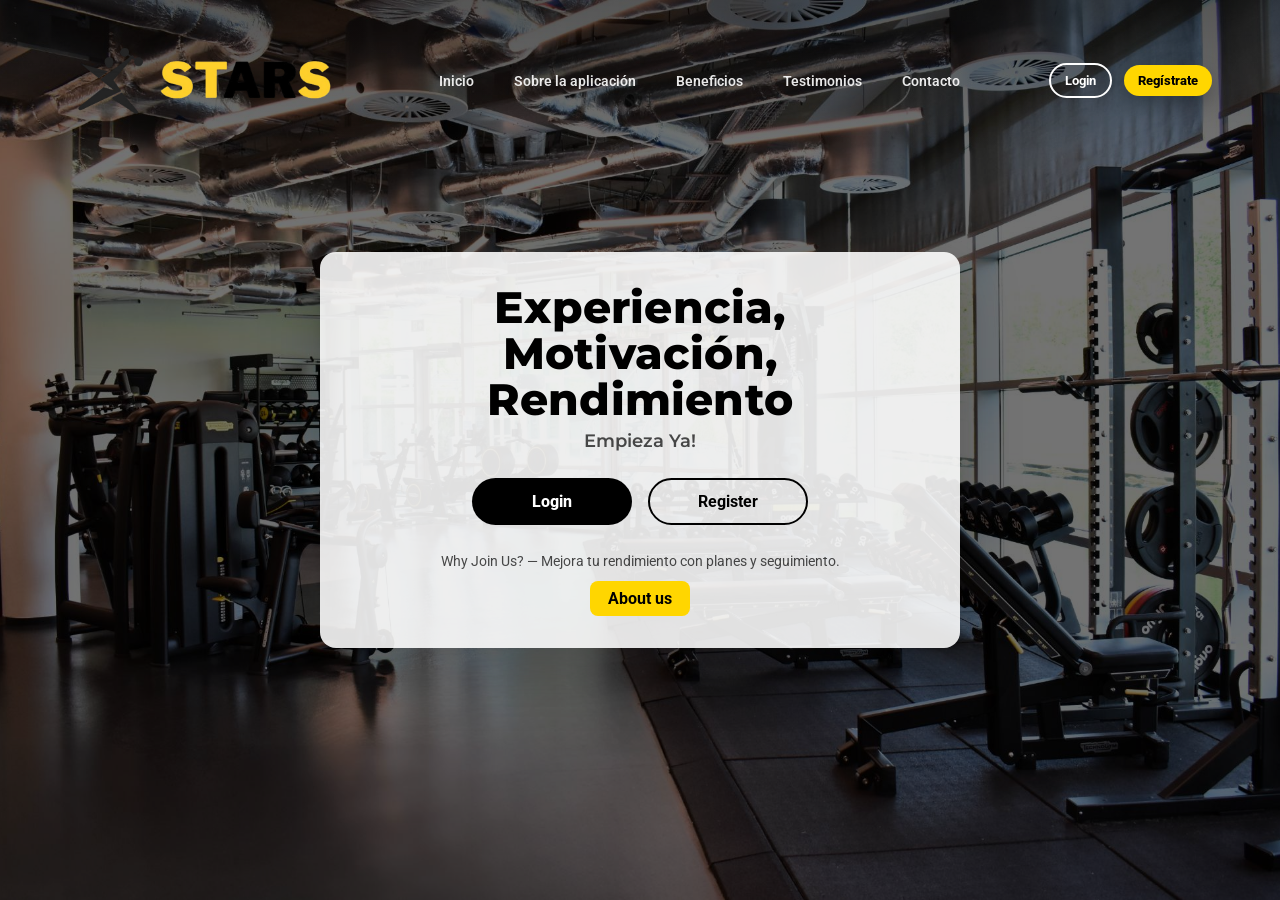
<file: index.html>
<!DOCTYPE html>
<html lang="es">
<head>
  <meta charset="utf-8">
  <meta name="viewport" content="width=device-width, initial-scale=1">
  <title>STARS</title>

  <!-- Tipografia -->
<link href="https://fonts.googleapis.com/css2?family=Montserrat:wght@600;700;800&family=Roboto:wght@300;400;500;700&display=swap" rel="stylesheet">


  <!-- Iconos -->
  <link rel="stylesheet" href="https://maxcdn.bootstrapcdn.com/font-awesome/4.7.0/css/font-awesome.min.css">

  <!-- Conexión con el Style CSS-->
  <link rel="stylesheet" href="assets/styles/style.css">
</head>
<body>
  <header class="site-header">
    <div class="container">
      <a href="index.html" class="logo">
        <img src="assets/images/log.png" alt="STARS Logo">
      </a>


      <!-- Navegación principal -->
      <nav aria-label="Navegación principal">
        <ul class="nav-list">
          <li><a href="#hero">Inicio</a></li>
          <li><a href="#sobre_nosotros">Sobre la aplicación</a></li>
          <li><a href="#beneficios">Beneficios</a></li>
          <li><a href="#testimonios">Testimonios</a></li>
          <li><a href="#contacto">Contacto</a></li>
        </ul>
      </nav>

      <div class="header-cta">
        <a class="btn-outline" href="Login.html">Login</a>
        <a class="btn-ghost" href="register.html">Regístrate</a>
      </div>
    </div>
  </header>

  <!-- HERO -->
  <section id="hero" class="hero">
    <div class="background-image" style="background-image: url('assets/images/gym.jpg');"></div>

    <!-- Tarjeta central -->
    <div class="hero-card" role="contentinfo" aria-labelledby="hero-title">
      <h1 id="hero-title">Experiencia, Motivación, Rendimiento</h1>
      <h3>Empieza Ya!</h3>

      <div class="actions">
        <a class="primary-btn" href="Login.html">Login</a>
        <a class="secondary-btn" href="register.html">Register</a>
      </div>

      <p class="why">Why Join Us? — Mejora tu rendimiento con planes y seguimiento.</p>
      <a class="small-cta" href="about.html">About us</a>
    </div>
  </section>

</body>
</html>
</file>
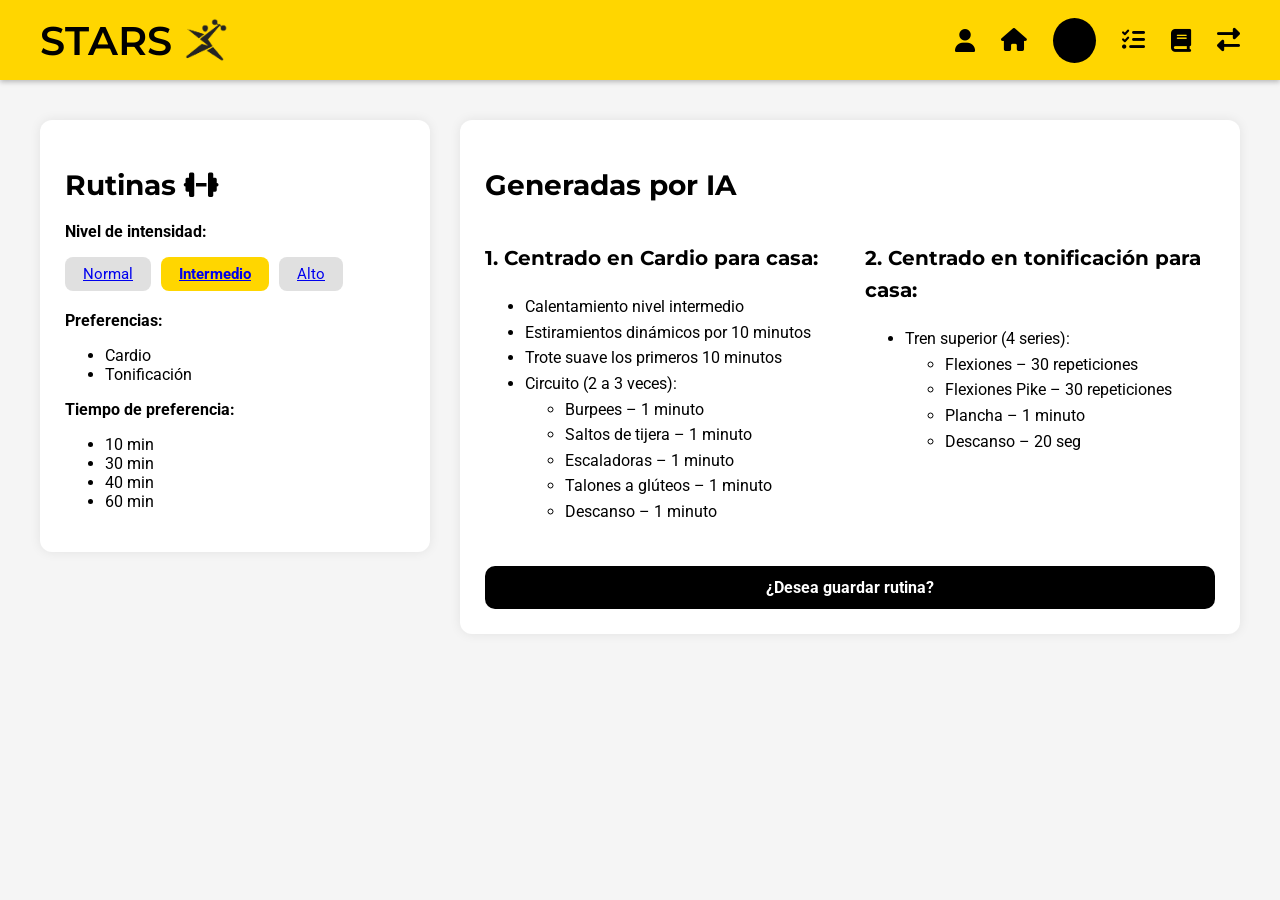
<file: generarRutina.html>
<!DOCTYPE html>
<html lang="es">
<head>
    <meta charset="UTF-8">
    <meta name="viewport" content="width=device-width, initial-scale=1.0">
    <title>STARS - Rutinas</title>

    <!-- Estilos -->
    <link rel="stylesheet" href="assets/styles/genera_rutina_style.css">

    <!-- Iconos -->
    <link rel="stylesheet" href="https://cdnjs.cloudflare.com/ajax/libs/font-awesome/6.5.0/css/all.min.css">

    <!-- Fuentes -->
    <link href="https://fonts.googleapis.com/css2?family=Montserrat:wght@600&family=Roboto:wght@300;400;500&display=swap" rel="stylesheet">

    <!-- JS -->
     <script src="assets/scripts/rutina.js"></script>
</head>
<body>

    <!-- ENCABEZADO -->
    <header class="header">
    <div class="logo-container">
        <span class="logo-text">STARS</span>
        <img src="assets/images/logo.png" alt="Logo" class="logo-img">
    </div>

    <nav class="menu-icons">
        <i class="fa-solid fa-user"></i>
        <a href="menu_principal.html"><i class="fa-solid fa-house"></i></a>

        <div class="active_icon">
             <a href="genera_rutina.html"><i class="fa-solid fa-pen-to-square active-icon"></i></a>
        </div>

        <a href="rutinas_guardadas.html"><i class="fa-solid fa-list-check"></i></a>
        <i class="fa-solid fa-book"></i>
        <a href="index.html"><i class="fa-solid fa-right-left"></i></a>
    </nav>
</header>


    <!-- CONTENIDO PRINCIPAL -->
    <main class="content">

        <!-- FILA PRINCIPAL -->
        <div class="grid-row">

            <!-- TARJETA DE RUTINAS -->
            <div class="card left-card">
                <h2>Rutinas <i class="fa-solid fa-dumbbell"></i></h2>

                <p class="sub">Nivel de intensidad:</p>

                <div class="intensity-buttons">
                    <a href="rutina_normal.html" class="intensity-btn">Normal</a>
                    <a href="genera_rutina.html" class="intensity-btn active">Intermedio</a>
                    <a href="rutina_alto.html" class="intensity-btn">Alto</a>
                </div>

                <p class="sub">Preferencias:</p>
                <ul class="preferences">
                    <li>Cardio</li>
                    <li>Tonificación</li>
                </ul>
                <p class="sub">Tiempo de preferencia:</p>
                <ul class="time">
                    <li>10 min</li>
                    <li>30 min</li>
                    <li>40 min</li>
                    <li>60 min</li>
                </ul>
            </div>

            <!-- TARJETA GENERADAS POR IA  -->
            <div class="card ia-card">
                <h2>Generadas por IA</h2>

                <div class="routine-container">

                    <!-- Rutina 1 -->
                    <div class="routine-block">
                        <h3>1. Centrado en Cardio para casa:</h3>
                        <ul>
                            <li>Calentamiento nivel intermedio</li>
                            <li>Estiramientos dinámicos por 10 minutos</li>
                            <li>Trote suave los primeros 10 minutos</li>
                            <li>
                                Circuito (2 a 3 veces):
                                <ul>
                                    <li>Burpees – 1 minuto</li>
                                    <li>Saltos de tijera – 1 minuto</li>
                                    <li>Escaladoras – 1 minuto</li>
                                    <li>Talones a glúteos – 1 minuto</li>
                                    <li>Descanso – 1 minuto</li>
                                </ul>
                            </li>
                        </ul>
                    </div>

                    <div class="divider"></div>

                    <!-- Rutina 2 -->
                    <div class="routine-block">
                        <h3>2. Centrado en tonificación para casa:</h3>
                        <ul>
                            <li>Tren superior (4 series):</li>
                            <ul>
                                <li>Flexiones – 30 repeticiones</li>
                                <li>Flexiones Pike – 30 repeticiones</li>
                                <li>Plancha – 1 minuto</li>
                                <li>Descanso – 20 seg</li>
                            </ul>
                        </ul>
                    </div>

                </div>

                <div class="save-button" id="saveButton">¿Desea guardar rutina?</div>
            </div>

        </div>

    </main>

</body>
</html>
</file>
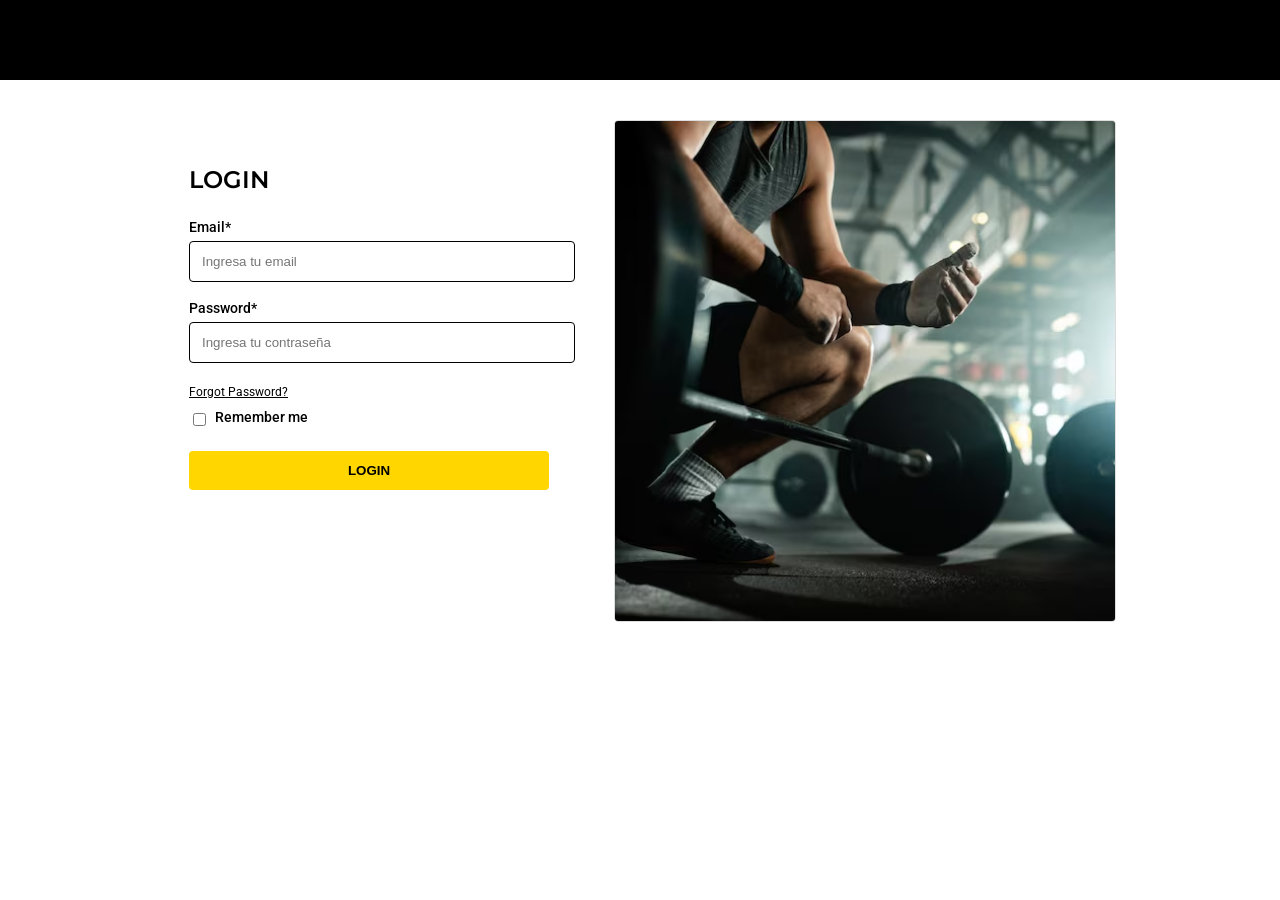
<file: Login.html>
<!DOCTYPE html>
<html lang="es">
<head>
    <meta charset="UTF-8" />
    <meta name="viewport" content="width=device-width, initial-scale=1.0" />
    <title>Login</title>

    <!-- Tipografia -->
    <link href="https://fonts.googleapis.com/css2?family=Montserrat:wght@600&family=Roboto&display=swap" rel="stylesheet" />

    <!-- Archivo CSS -->
    <link rel="stylesheet" href="assets/styles/login_style.css">
</head>

<body>

    <!-- Encabezado -->
    <header class="top-bar"></header>

    <!-- Contenedor principal -->
    <section class="layout">

        <!-- Formulario -->
        <div class="login-card">
            <h2>LOGIN</h2>

            <label for="email">Email*</label>
            <input type="email" id="email" placeholder="Ingresa tu email">

            <label for="password">Password*</label>
            <input type="password" id="password" placeholder="Ingresa tu contraseña">

            <a href="#" class="forgot">Forgot Password?</a>

            <div class="remember">
                <input type="checkbox" id="remember">
                <label for="remember">Remember me</label>
            </div>

            <button class="login-btn" onclick="login()">LOGIN</button>
        </div>

        <!-- Imagen derecha -->
        <div class="side-image">
            <img src="assets/images/gym_login.jpg" alt="Imagen decorativa">
        </div>

    </section>

    <!-- Archivo JS -->
    <script src="assets/scripts/login_script.js"></script>
</body>
</html>
</file>
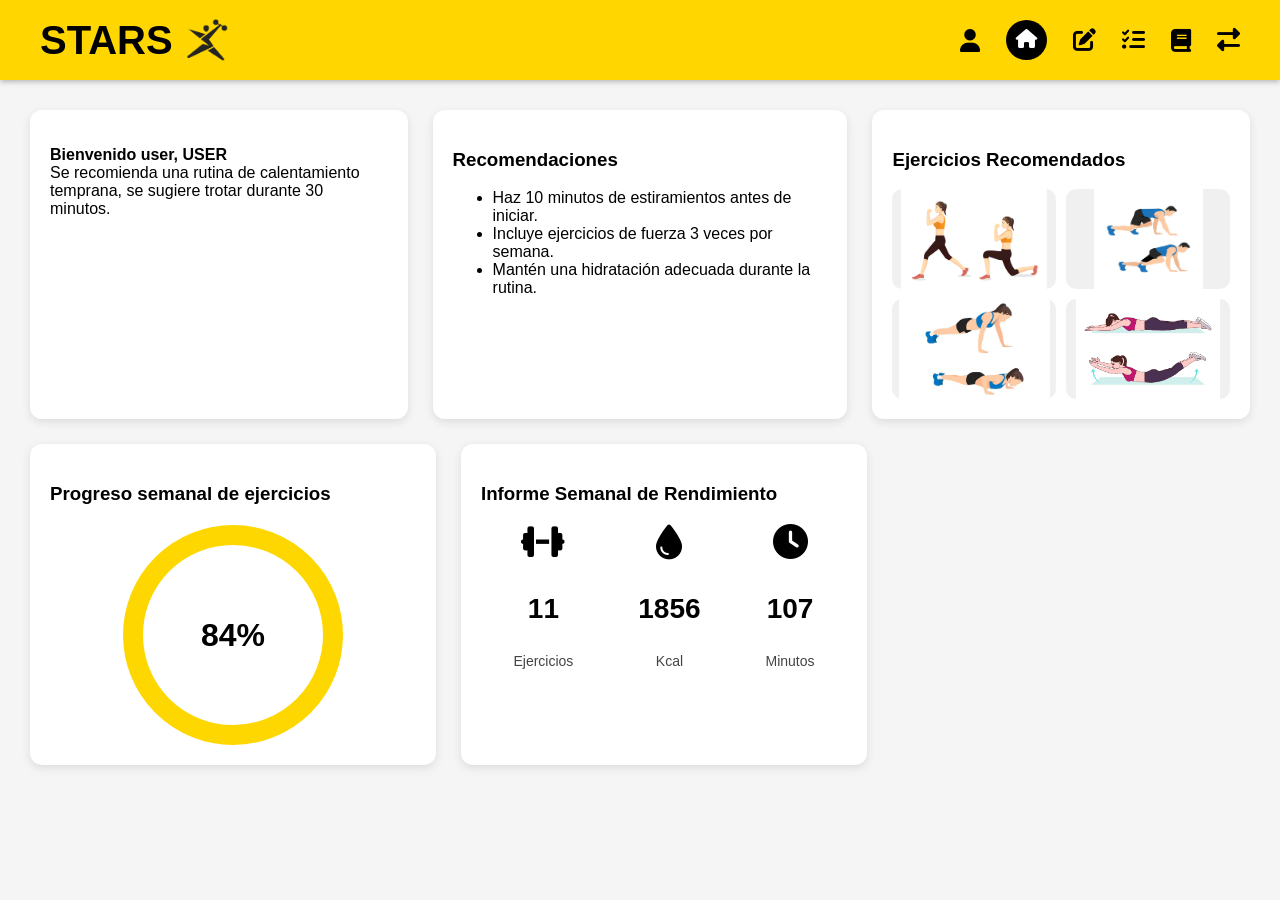
<file: menuPrincipal.html>
<!DOCTYPE html>
<html lang="es">
<head>
    <meta charset="UTF-8">
    <meta name="viewport" content="width=device-width, initial-scale=1.0">
    <title>STARS - Menú Principal</title>
    <link rel="stylesheet" href="assets/styles/menu_principal_style.css">
    <link rel="stylesheet" href="https://cdnjs.cloudflare.com/ajax/libs/font-awesome/6.5.0/css/all.min.css">
</head>
<body>

    <!-- Barra superior -->
<header class="header">
    <div class="logo-container">
        <span class="logo-text">STARS</span>
        <img src="assets/images/logo.png" alt="Logo" class="logo-img">
    </div>

    <nav class="menu-icons">
        <i class="fa-solid fa-user"></i>

        <div class="home-icon">
            <a href="menu_principal.html"><i class="fa-solid fa-house active-icon"></i></a>
        </div>

        <a href="genera_rutina.html"><i class="fa-solid fa-pen-to-square"></i></a>
         <a href="rutinas_guardadas.html"><i class="fa-solid fa-list-check"></i></a>
        <i class="fa-solid fa-book"></i>
        <a href="index.html"><i class="fa-solid fa-right-left"></i></a> 
    </nav>
</header>



    <!-- Contenido principal -->
    <main class="content">

        <!-- Primera fila -->
        <div class="grid-row">
            <!-- Tarjeta bienvenida -->
            <div class="card card-large">
                <p><strong>Bienvenido user, USER</strong><br>
                Se recomienda una rutina de calentamiento temprana, se sugiere trotar durante 30 minutos.</p>
            </div>

            <!-- Tarjeta amarilla con puntos -->
            <div class="card recommendation-card">
                <h3>Recomendaciones</h3>

                <ul class="rec-list">
                <li>Haz 10 minutos de estiramientos antes de iniciar.</li>
                <li>Incluye ejercicios de fuerza 3 veces por semana.</li>
                <li>Mantén una hidratación adecuada durante la rutina.</li>
                </ul>
            </div>


            <!-- Tarjeta ejercicios (4 imágenes) -->
            <div class="card ejerc">
                <h3>Ejercicios Recomendados</h3>

                <div class="exercise-grid">
                    <img src="assets/images/Ejercicio1.jpg" alt="Ejercicio 1">
                    <img src="assets/images/Ejercicio2.jpg" alt="Ejercicio 2">
                    <img src="assets/images/Ejercicio3.jpg" alt="Ejercicio 3">
                    <img src="assets/images/Ejercicio4.jpg" alt="Ejercicio 4">
                </div>
            </div>
        </div>

        <!-- Segunda fila -->
        <div class="grid-row">
            <!-- Tarjeta eficiencia -->
            <div class="card small-card">
                <h3>Progreso semanal de ejercicios</h3>
                <div class="efficiency-circle">
                    <span>84%</span>
                </div>
            </div>

            <!-- Tarjeta informe -->
            <div class="card small-card">
                <h3>Informe Semanal de Rendimiento</h3>
                <div class="report-grid">
                    <div class="report-item">
                        <i class="fa-solid fa-dumbbell icon"></i>
                        <p class="num">11</p>
                        <p class="label">Ejercicios</p>
                    </div>
                    <div class="report-item">
                        <i class="fa-solid fa-droplet icon"></i>
                        <p class="num">1856</p>
                        <p class="label">Kcal</p>
                    </div>
                    <div class="report-item">
                        <i class="fa-solid fa-clock icon"></i>
                        <p class="num">107</p>
                        <p class="label">Minutos</p>
                    </div>
                </div>
            </div>
        </div>

    </main>

</body>
</html>
</file>
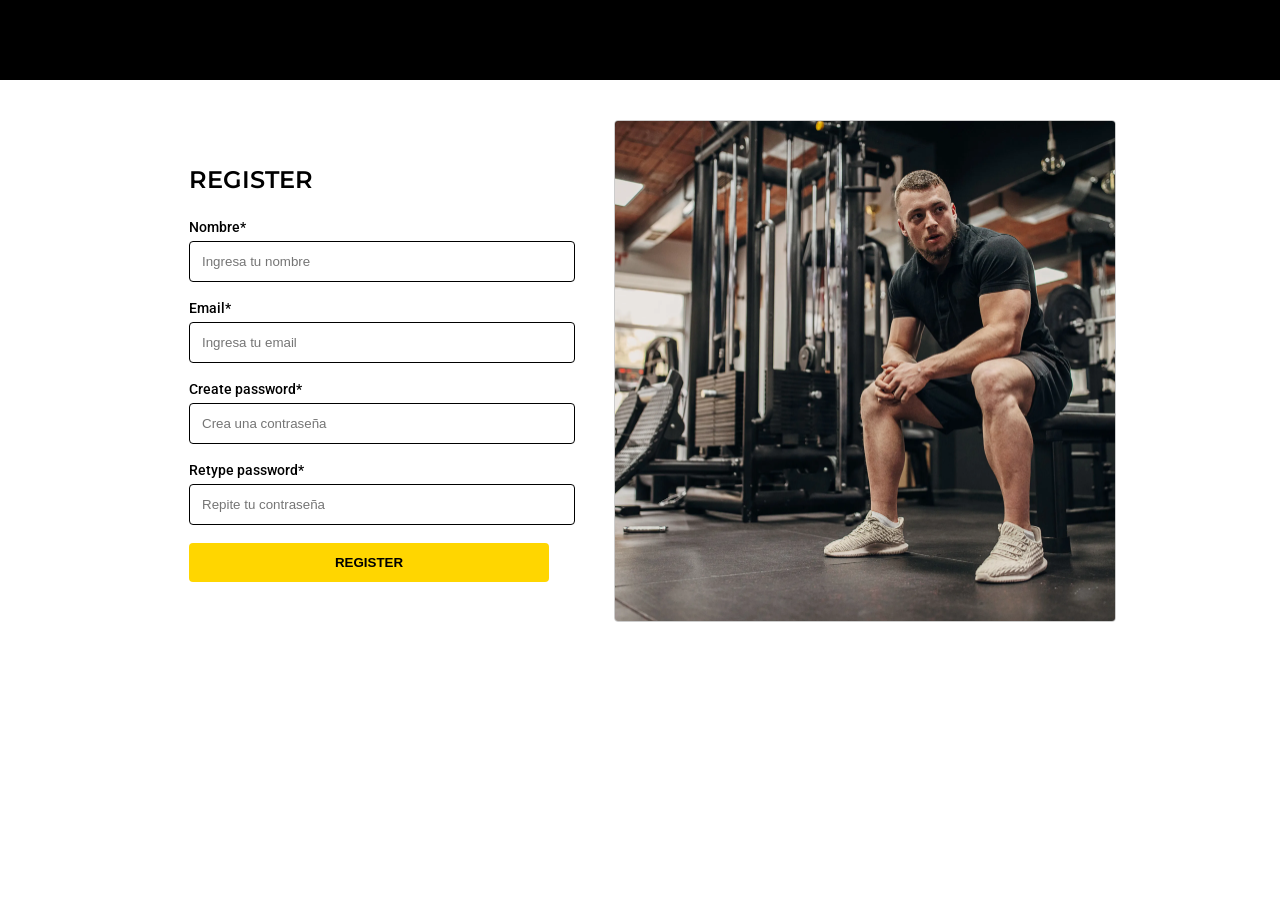
<file: registrar.html>
<!DOCTYPE html>
<html lang="es">
<head>
    <meta charset="UTF-8" />
    <meta name="viewport" content="width=device-width, initial-scale=1.0" />
    <title>Register</title>

    <!-- Tipografia -->
    <link href="https://fonts.googleapis.com/css2?family=Montserrat:wght@600&family=Roboto&display=swap" rel="stylesheet" />

    <!-- Archivo CSS -->
    <link rel="stylesheet" href="assets/styles/register_style.css">
</head>

<body>

    <!-- Encabezado negro -->
    <header class="top-bar"></header>

    <!-- Contenido en dos columnas -->
    <section class="layout">

        <!-- Formulario -->
        <div class="register-card">
            <h2>REGISTER</h2>

            <label for="name">Nombre*</label>
            <input type="text" id="name" placeholder="Ingresa tu nombre">

            <label for="email">Email*</label>
            <input type="email" id="email" placeholder="Ingresa tu email">

            <label for="pass1">Create password*</label>
            <input type="password" id="pass1" placeholder="Crea una contraseña">

            <label for="pass2">Retype password*</label>
            <input type="password" id="pass2" placeholder="Repite tu contraseña">

            <button class="register-btn" onclick="register()">REGISTER</button>
        </div>

        <!-- Imagen decorativa -->
        <div class="side-image">
            <img src="assets/images/gym_register.jpg" alt="Imagen decorativa">
        </div>

    </section>

    <script src="assets/scripts/register_script.js"></script>
</body>
</html>
</file>
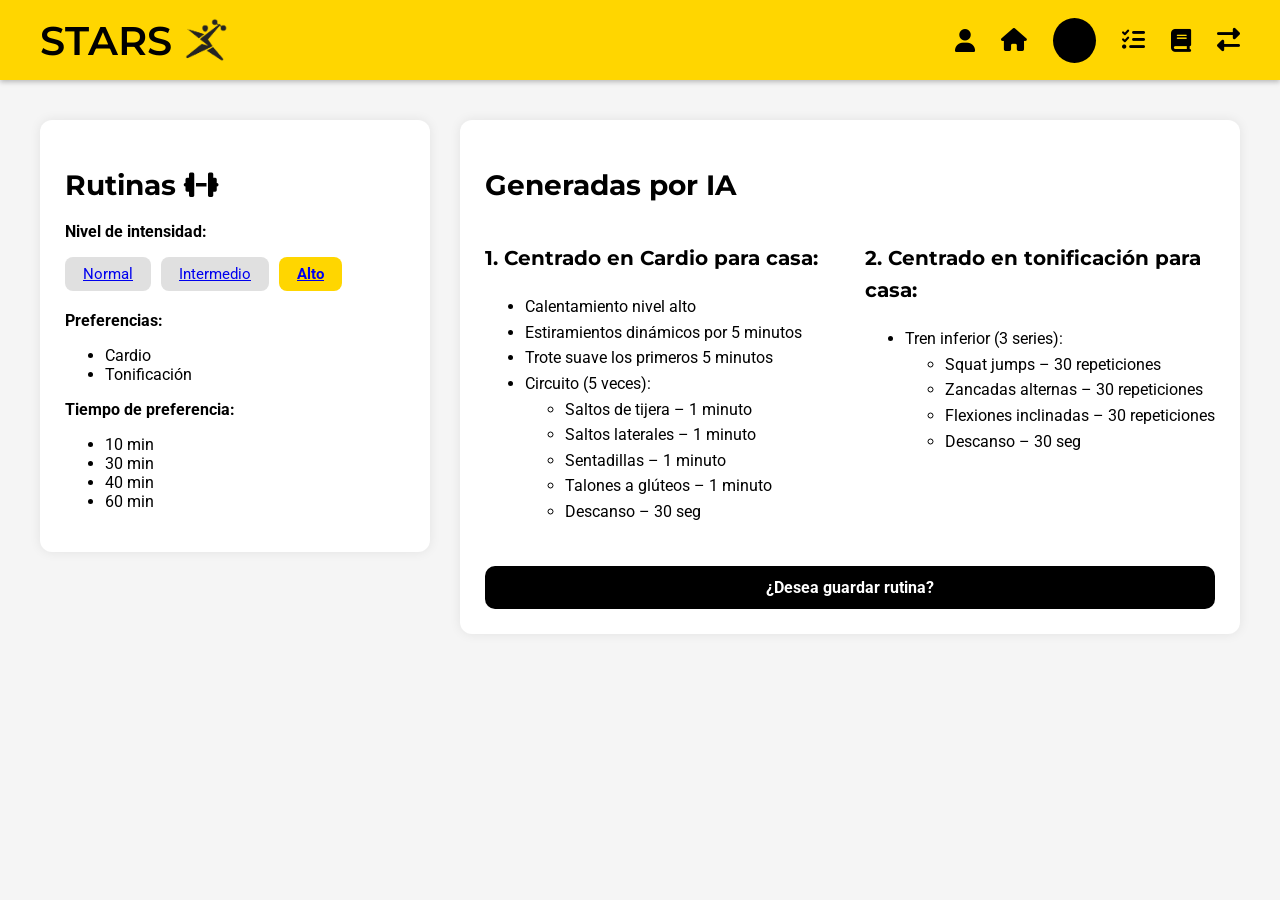
<file: rutinaAlto.html>
<!DOCTYPE html>
<html lang="es">
<head>
    <meta charset="UTF-8">
    <meta name="viewport" content="width=device-width, initial-scale=1.0">
    <title>STARS - Rutinas</title>

    <!-- Estilos -->
    <link rel="stylesheet" href="assets/styles/genera_rutina_style.css">

    <!-- Iconos -->
    <link rel="stylesheet" href="https://cdnjs.cloudflare.com/ajax/libs/font-awesome/6.5.0/css/all.min.css">

    <!-- Fuentes -->
    <link href="https://fonts.googleapis.com/css2?family=Montserrat:wght@600&family=Roboto:wght@300;400;500&display=swap" rel="stylesheet">

    <!-- JS -->
     <script src="assets/scripts/rutina.js"></script>
</head>
<body>

    <!-- ENCABEZADO -->
    <header class="header">
    <div class="logo-container">
        <span class="logo-text">STARS</span>
        <img src="assets/images/logo.png" alt="Logo" class="logo-img">
    </div>

    <nav class="menu-icons">
        <i class="fa-solid fa-user"></i>
        <a href="menu_principal.html"><i class="fa-solid fa-house"></i></a>

        <div class="active_icon">
             <a href="genera_rutina.html"><i class="fa-solid fa-pen-to-square active-icon"></i></a>
        </div>

         <a href="rutinas_guardadas.html"><i class="fa-solid fa-list-check active-icon"></i></a>
        <i class="fa-solid fa-book"></i>
        <a href="index.html"><i class="fa-solid fa-right-left"></i></a>
    </nav>
    </header>


    <!-- CONTENIDO PRINCIPAL -->
    <main class="content">

        <!-- FILA PRINCIPAL -->
        <div class="grid-row">

            <!-- TARJETA DE RUTINAS -->
            <div class="card left-card">
                <h2>Rutinas <i class="fa-solid fa-dumbbell"></i></h2>

                <p class="sub">Nivel de intensidad:</p>

                <div class="intensity-buttons">
                    <a href="rutina_normal.html" class="intensity-btn">Normal</a>
                    <a href="genera_rutina.html" class="intensity-btn">Intermedio</a>
                    <a href="rutina_alto.html" class="intensity-btn active">Alto</a>
                </div>


                <p class="sub">Preferencias:</p>
                <ul class="preferences">
                    <li>Cardio</li>
                    <li>Tonificación</li>
                </ul>
                <p class="sub">Tiempo de preferencia:</p>
                <ul class="time">
                    <li>10 min</li>
                    <li>30 min</li>
                    <li>40 min</li>
                    <li>60 min</li>
                </ul>
            </div>

            <!-- TARJETA GENERADAS POR IA  -->
            <div class="card ia-card">
                <h2>Generadas por IA</h2>

                <div class="routine-container">

                    <!-- Rutina 1 -->
                    <div class="routine-block">
                        <h3>1. Centrado en Cardio para casa:</h3>
                        <ul>
                            <li>Calentamiento nivel alto</li>
                            <li>Estiramientos dinámicos por 5 minutos</li>
                            <li>Trote suave los primeros 5 minutos</li>
                            <li>
                                Circuito (5 veces):
                                <ul>
                                    <li>Saltos de tijera – 1 minuto</li>
                                    <li>Saltos laterales – 1 minuto</li>
                                    <li>Sentadillas – 1 minuto</li>
                                    <li>Talones a glúteos – 1 minuto</li>
                                    <li>Descanso – 30 seg</li>
                                </ul>
                            </li>
                        </ul>
                    </div>

                    <div class="divider"></div>

                    <!-- Rutina 2 -->
                    <div class="routine-block">
                        <h3>2. Centrado en tonificación para casa:</h3>
                        <ul>
                            <li>Tren inferior (3 series):</li>
                            <ul>
                                <li>Squat jumps – 30 repeticiones</li>
                                <li>Zancadas alternas – 30 repeticiones</li>
                                <li>Flexiones inclinadas – 30 repeticiones</li>
                                <li>Descanso – 30 seg</li>
                            </ul>
                        </ul>
                    </div>

                </div>

                <div class="save-button" id="saveButton">¿Desea guardar rutina?</div>
            </div>

        </div>

    </main>

</body>
</html>
</file>
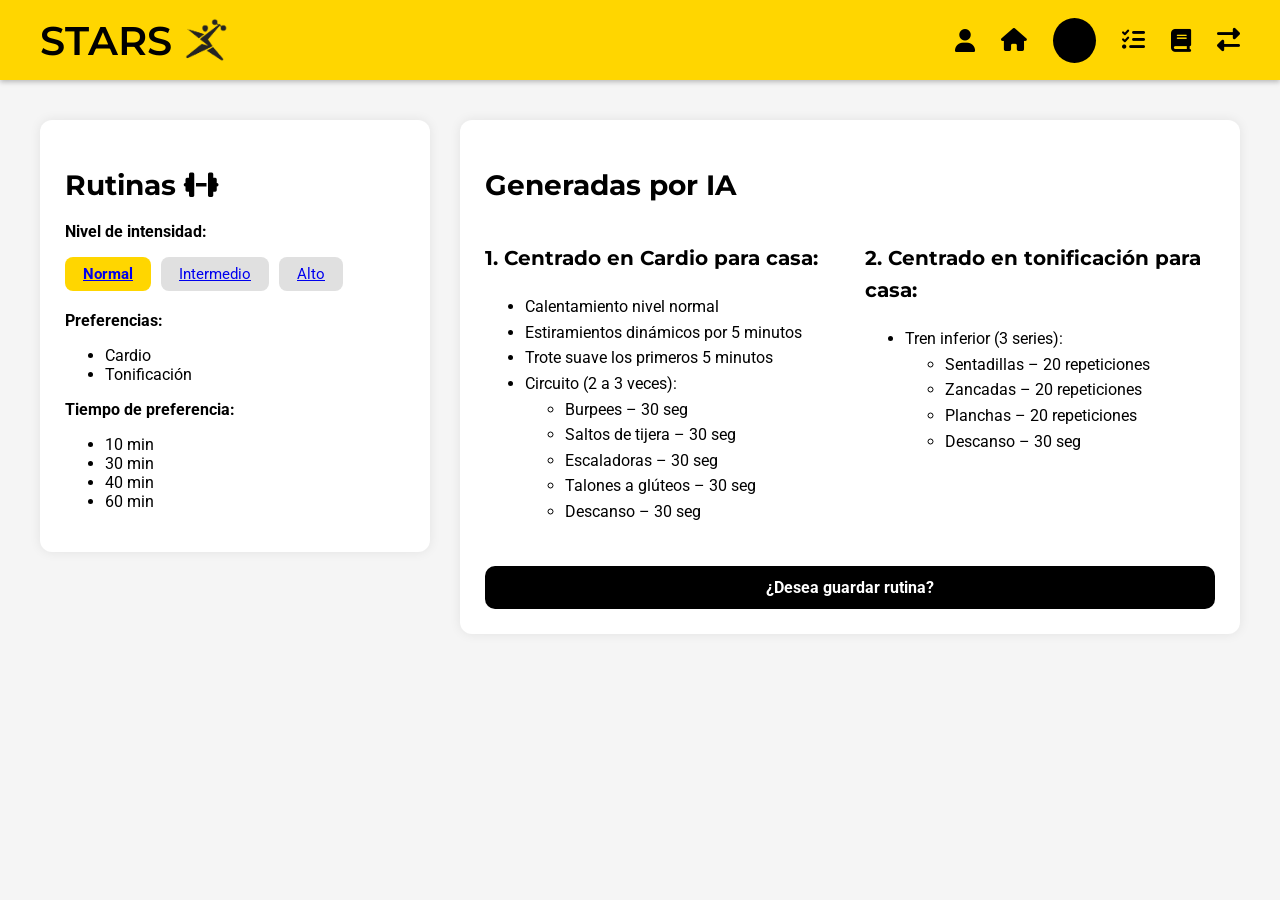
<file: rutinaNormal.html>
<!DOCTYPE html>
<html lang="es">
<head>
    <meta charset="UTF-8">
    <meta name="viewport" content="width=device-width, initial-scale=1.0">
    <title>STARS - Rutinas</title>

    <!-- Estilos -->
    <link rel="stylesheet" href="assets/styles/genera_rutina_style.css">

    <!-- Iconos -->
    <link rel="stylesheet" href="https://cdnjs.cloudflare.com/ajax/libs/font-awesome/6.5.0/css/all.min.css">

    <!-- Fuentes -->
    <link href="https://fonts.googleapis.com/css2?family=Montserrat:wght@600&family=Roboto:wght@300;400;500&display=swap" rel="stylesheet">

    <!-- JS -->
     <script src="assets/scripts/rutina.js"></script>
</head>
<body>

    <!-- ENCABEZADO -->
    <header class="header">
    <div class="logo-container">
        <span class="logo-text">STARS</span>
        <img src="assets/images/logo.png" alt="Logo" class="logo-img">
    </div>

    <nav class="menu-icons">
        <i class="fa-solid fa-user"></i>
        <a href="menu_principal.html"><i class="fa-solid fa-house"></i></a>

        <div class="active_icon">
             <a href="genera_rutina.html"><i class="fa-solid fa-pen-to-square active-icon"></i></a>
        </div>

         <a href="rutinas_guardadas.html"><i class="fa-solid fa-list-check active-icon"></i></a>
        <i class="fa-solid fa-book"></i>
        <a href="index.html"><i class="fa-solid fa-right-left"></i></a>
    </nav>
</header>


    <!-- CONTENIDO PRINCIPAL -->
    <main class="content">

        <!-- FILA PRINCIPAL -->
        <div class="grid-row">

            <!-- TARJETA DE RUTINAS -->
            <div class="card left-card">
                <h2>Rutinas <i class="fa-solid fa-dumbbell"></i></h2>

                <p class="sub">Nivel de intensidad:</p>

                <div class="intensity-buttons">
                    <a href="rutina_normal.html" class="intensity-btn active">Normal</a>
                    <a href="genera_rutina.html" class="intensity-btn">Intermedio</a>
                    <a href="rutina_alto.html" class="intensity-btn">Alto</a>
                </div>


                <p class="sub">Preferencias:</p>
                <ul class="preferences">
                    <li>Cardio</li>
                    <li>Tonificación</li>
                </ul>
                <p class="sub">Tiempo de preferencia:</p>
                <ul class="time">
                    <li>10 min</li>
                    <li>30 min</li>
                    <li>40 min</li>
                    <li>60 min</li>
                </ul>
            </div>

            <!-- TARJETA GENERADAS POR IA  -->
            <div class="card ia-card">
                <h2>Generadas por IA</h2>

                <div class="routine-container">

                    <!-- Rutina 1 -->
                    <div class="routine-block">
                        <h3>1. Centrado en Cardio para casa:</h3>
                        <ul>
                            <li>Calentamiento nivel normal</li>
                            <li>Estiramientos dinámicos por 5 minutos</li>
                            <li>Trote suave los primeros 5 minutos</li>
                            <li>
                                Circuito (2 a 3 veces):
                                <ul>
                                    <li>Burpees – 30 seg</li>
                                    <li>Saltos de tijera – 30 seg</li>
                                    <li>Escaladoras – 30 seg</li>
                                    <li>Talones a glúteos – 30 seg</li>
                                    <li>Descanso – 30 seg</li>
                                </ul>
                            </li>
                        </ul>
                    </div>

                    <div class="divider"></div>

                    <!-- Rutina 2 -->
                    <div class="routine-block">
                        <h3>2. Centrado en tonificación para casa:</h3>
                        <ul>
                            <li>Tren inferior (3 series):</li>
                            <ul>
                                <li>Sentadillas – 20 repeticiones</li>
                                <li>Zancadas – 20 repeticiones</li>
                                <li>Planchas – 20 repeticiones</li>
                                <li>Descanso – 30 seg</li>
                            </ul>
                        </ul>
                    </div>

                </div>

                <div class="save-button" id="saveButton">¿Desea guardar rutina?</div>
            </div>

        </div>

    </main>

</body>
</html>
</file>
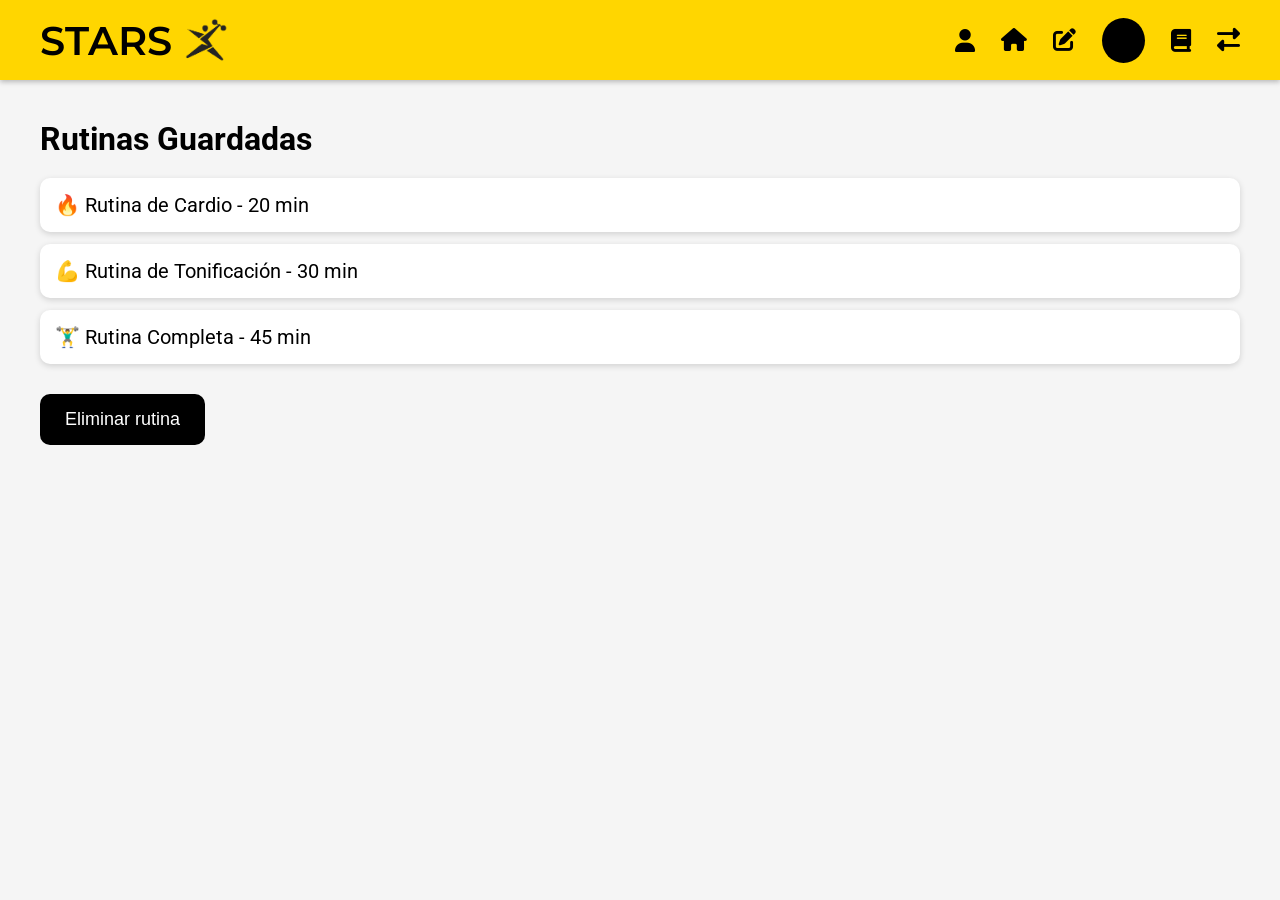
<file: rutinasGuardadas.html>
<!DOCTYPE html>
<html lang="es">
<head>
    <meta charset="UTF-8" />
    <meta name="viewport" content="width=device-width, initial-scale=1.0" />
    <title>Rutinas Guardadas</title>

    <link rel="stylesheet" href="assets/styles/rutinas_guardadas.css">
    <!-- Iconos -->
    <link rel="stylesheet" href="https://cdnjs.cloudflare.com/ajax/libs/font-awesome/6.5.0/css/all.min.css">

    <!-- Fuentes -->
    <link href="https://fonts.googleapis.com/css2?family=Montserrat:wght@600&family=Roboto:wght@300;400;500&display=swap" rel="stylesheet">

</head>
<body>

    <!-- ENCABEZADO -->
    <header class="header">
    <div class="logo-container">
        <span class="logo-text">STARS</span>
        <img src="assets/images/logo.png" alt="Logo" class="logo-img">
    </div>

    <nav class="menu-icons">
        <i class="fa-solid fa-user"></i>
        <a href="menu_principal.html"><i class="fa-solid fa-house"></i></a>

        <a href="genera_rutina.html"><i class="fa-solid fa-pen-to-square"></i></a>
        
        <div class="active_icon">
        <a href="rutinas_guardadas.html"><i class="fa-solid fa-list-check active-icon"></i></a>
        </div>
        <i class="fa-solid fa-book"></i>
        <a href="index.html"><i class="fa-solid fa-right-left"></i></a>
    </nav>
    </header>

    <!-- CONTENIDO -->
    <main class="content">
        <h1>Rutinas Guardadas</h1>

        <ul class="routine-list">
            <li>🔥 Rutina de Cardio - 20 min</li>
            <li>💪 Rutina de Tonificación - 30 min</li>
            <li>🏋️‍♂️ Rutina Completa - 45 min</li>
        </ul>

        <!-- Botón de eliminar -->
        <button id="delete-btn" class="delete-button">
            Eliminar rutina
        </button>
    </main>

    <script src="assets/scripts/rutinas_guardadas.js"></script>
</body>
</html>
</file>
<file: assets/styles/style.css>
/* LOGO */
.logo img {
  height: 100px;
  width: auto;
  display: block;
}

/* RUTA */
:root{
  --black: #000000;
  --yellow: #FFD600;
  --light: #F5F5F5;
  --white: #FFFFFF;
  --max-width: 1200px;
}

/* Reset ligero */
*{box-sizing:border-box;margin:0;padding:0}
html,body{height:100%}
body{
  font-family: "Roboto", sans-serif;
  color:var(--black);
  background:var(--light);
  -webkit-font-smoothing:antialiased;
  -moz-osx-font-smoothing:grayscale;
}

/* TIPOGRAFIA TITULOS */
h1, h2, h3{
  font-family: "Montserrat", sans-serif !important;
  font-weight: 600;
}

/* Contenedor centrado */
.container{
  max-width:var(--max-width);
  margin:0 auto;
  padding:22px 28px;
  display:flex;
  align-items:center;
  justify-content:space-between;
  gap:12px;
}

/* ENCABEZADO */
.site-header{
  position: absolute;
  top:0;
  left:0;
  width:100%;
  z-index:60;
  padding-top:8px;
  background: linear-gradient(180deg, rgba(0,0,0,0.25), rgba(0,0,0,0));
  color:var(--white);
  border-bottom-left-radius:6px;
  border-bottom-right-radius:6px;
}

/* NAVEGACIÓN */
.nav-list{
  list-style:none;
  display:flex;
  gap:20px;
  align-items:center;
  margin:0;
  padding:0;
}
.nav-list a{
  color:var(--white);
  text-decoration:none;
  font-weight:600;
  font-size:14px;
  padding:8px 10px;
  opacity:0.9;
}
.nav-list a:hover{ opacity:1; text-decoration:underline; }

/* ENCABEZADO CTAs */
.header-cta{ display:flex; gap:12px; align-items:center; }
.btn-outline{
  display:inline-block;
  padding:8px 14px;
  border-radius:999px;
  border:2px solid var(--white);
  color:var(--white);
  background:transparent;
  font-weight:700;
  text-decoration:none;
  font-size:13px;
}
.btn-ghost{
  display:inline-block;
  padding:8px 14px;
  border-radius:999px;
  border:none;
  background:var(--yellow);
  color:var(--black);
  font-weight:800;
  text-decoration:none;
  font-size:13px;
  box-shadow: 0 8px 20px rgba(0,0,0,0.25);
}

/* HERO */
.hero{
  position:relative;
  min-height:100vh;
  display:flex;
  align-items:center;
  justify-content:center;
  padding:0 20px;
  overflow:hidden;
  text-align:center;
}

/* imagen de fondo con overlay oscuro */
.background-image{
  position:absolute;
  inset:0;
  background-size:cover;
  background-position:center;
  z-index:0;
}

/* overlay oscuro semitransparente */
.background-image::after{
  content:'';
  position:absolute;
  inset:0;
  background: rgba(0,0,0,0.55);
  z-index:1;
}

/* TARJETA CENTRAL */
.hero-card{
  position:relative;
  z-index:10;
  max-width:640px;
  width:100%;
  padding:32px 36px;
  border-radius:16px;
  background: rgba(255,255,255,0.88);
  box-shadow: 0 20px 60px rgba(0,0,0,0.25);
  display:flex;
  flex-direction:column;
  align-items:center;
}

/* Textos hero dentro de la tarjeta */
.hero-card h1{
  font-size:44px;
  color:var(--black);
  margin-bottom:8px;
  font-weight:800;
  line-height:1.05;
  letter-spacing:0.2px;
}
.hero-card h3{
  font-size:18px;
  font-weight:600;
  color:rgba(0,0,0,0.7);
  margin-bottom:18px;
}

/* Acciones/botones */
.actions{
  display:flex;
  gap:16px;
  margin:8px 0 16px;
  flex-wrap:wrap;
  justify-content:center;
}
.primary-btn{
  display:inline-block;
  padding:14px 34px;
  background:var(--black);
  color:var(--white);
  border-radius:999px;
  font-weight:800;
  text-decoration:none;
  min-width:160px;
  text-align:center;
}
.secondary-btn{
  display:inline-block;
  padding:12px 30px;
  background:transparent;
  color:var(--black);
  border-radius:999px;
  border:2px solid var(--black);
  font-weight:700;
  text-decoration:none;
  min-width:160px;
  text-align:center;
}

/* pequeño CTA amarillo */
.small-cta{
  margin-top:12px;
  display:inline-block;
  padding:8px 18px;
  border-radius:8px;
  background:var(--yellow);
  color:var(--black);
  text-decoration:none;
  font-weight:700;
}

/* texto Why Join Us */
.why{
  margin-top:12px;
  color:rgba(0,0,0,0.7);
  font-size:14px;
}

/* FOOTER */
footer{
  text-align:center;
  padding:24px 12px;
  background:transparent;
  color:rgba(0,0,0,0.6);
}

/* Responsiveness */
@media (max-width:900px){
  .hero-card h1{ font-size:34px; }
  .primary-btn, .secondary-btn { min-width:140px; }
  .container { padding:14px 18px; }
}

@media (max-width:600px){
  .nav-list { display:none; } 
  .hero-card{ padding:20px; border-radius:12px; }
  .hero-card h1{ font-size:26px; }
  .primary-btn, .secondary-btn{ min-width:120px; padding:10px 14px; }
}
</file>
<file: assets/styles/genera_rutina_style.css>
/* FUENTES Y GENERAL */
body {
    background: #F5F5F5;
    margin: 0;
    padding: 0;
    font-family: 'Roboto', sans-serif;
}

/* ---------------- HEADER ---------------- */
.header {
    background: #FFD600;
    height: 80px;
    display: flex;
    justify-content: space-between;
    align-items: center;
    padding: 0 40px;
    box-shadow: 0px 2px 5px rgba(0,0,0,0.25);
}

.logo-container {
    display: flex;
    align-items: center;
    gap: 12px;
}

.logo-text {
    font-family: 'Montserrat', sans-serif;
    font-size: 40px;
    font-weight: 600;
    color: #000000;
}

.logo-img {
    width: 45px;
    height: 45px;
}

/* ICONOS DEL MENÚ */
.menu-icons {
    display: flex;
    align-items: center;
    gap: 26px;
}

.menu-icons i {
    font-size: 23px;
    cursor: pointer;
    transition: transform 0.25s ease;
    color: #000000;
}

/* Zoom en hover */
.menu-icons i:hover {
    transform: scale(1.25);
}

/* Icono lapiz */
.menu-icons .active_icon {
    background: #000000;
    padding: 10px;
    border-radius: 50%;
    color: #FFFFFF;
    font-size: 19px;
}

/* ---------------- CONTENIDO PRINCIPAL ---------------- */
.content {
    padding: 40px;
}

/* FILAS TIPO GRID (MISMO ESTILO QUE EL MENÚ PRINCIPAL) */
.grid-row {
    display: grid;
    grid-template-columns: 1fr 2fr;
    gap: 30px;
}

/* TARJETAS */
.card {
    background: #FFFFFF;
    padding: 25px;
    border-radius: 12px;
    box-shadow: 0 0 12px rgba(0,0,0,0.08);
}

/* Estilo para Rutinas */
.left-card {
    height: fit-content;
}

/* IA tarjeta grande */
.ia-card {
    grid-column: span 1;
}

/* TITULOS */
h2 {
    font-family: 'Montserrat', sans-serif;
    font-size: 28px;
    margin-bottom: 20px;
}

h3 {
    font-family: 'Montserrat', sans-serif;
    font-size: 20px;
}

/* SUBTÍTULOS */
.sub {
    font-weight: bold;
    margin-top: 10px;
}

/* BOTONES DE INTENSIDAD */
.intensity-buttons {
    display: flex;
    gap: 10px;
    margin-bottom: 20px;
}

.intensity-btn {
    background: #E0E0E0;
    border: none;
    padding: 8px 18px;
    border-radius: 8px;
    cursor: pointer;
    font-size: 15px;
    transition: background 0.2s ease, transform 0.2s;
}

.intensity-btn:hover {
    transform: scale(1.06);
}

.intensity-btn.active {
    background: #FFD600;
    font-weight: bold;
}

/* RUTINAS */
.routine-container {
    display: flex;
    justify-content: space-between;
}

.routine-block {
    width: 48%;
    line-height: 1.6;
}

/* BOTÓN GUARDAR */
.save-button {
    margin-top: 25px;
    background: #000;
    color: #FFF;
    text-align: center;
    padding: 12px;
    border-radius: 10px;
    font-weight: bold;
    cursor: pointer;
}

.save-button:hover {
    transform: scale(1.03);
}
</file>
<file: assets/styles/login_style.css>
/* ---------- GENERALES ---------- */
body {
    margin: 0;
    font-family: 'Roboto', sans-serif;
    background-color: #FFFFFF;
}

/* Barra superior */
.top-bar {
    width: 100%;
    height: 80px;
    background-color: #000000;
}

/* Diseño a dos columnas */
.layout {
    display: flex;
    justify-content: center;
    align-items: flex-start;
    padding: 40px;
    gap: 40px;
}

/* ---------- FORMULARIO ---------- */
.login-card {
    width: 360px;
    padding: 25px;
    background-color: #FFFFFF;
}

.login-card h2 {
    font-family: 'Montserrat', sans-serif;
    font-weight: 600;
    color: #000000;
    margin-bottom: 25px;
}

label {
    font-size: 14px;
    font-weight: 500;
    color: #000000;
    margin-bottom: 6px;
    display: block;
}

input[type="email"],
input[type="password"] {
    width: 100%;
    padding: 12px;
    border: 1px solid #000000;
    border-radius: 4px;
    background-color: #FFFFFF;
    margin-bottom: 18px;
}

.forgot {
    font-size: 12px;
    margin-bottom: 10px;
    display: inline-block;
    color: #000000;
}

.remember {
    display: flex;
    align-items: center;
    margin-bottom: 20px;
}

.remember label {
    margin-left: 6px;
}

/* Botón LOGIN */
.login-btn {
    width: 100%;
    padding: 12px;
    background-color: #FFD600; 
    border: none;
    border-radius: 4px;
    color: #000000; 
    font-weight: bold;
    cursor: pointer;
}

/* ---------- IMAGEN A LA DERECHA ---------- */
.side-image img {
    width: 500px;
    height: 500px;
    object-fit: cover;
    border-radius: 4px;
    background-color: #F5F5F5;
    border: 1px solid #ddd;
}
</file>
<file: assets/styles/menu_principal_style.css>
/* FUENTES Y GENERAL */
body {
    margin: 0;
    padding: 0;
    font-family: 'Roboto', sans-serif;
    background: #F5F5F5;
}

/* HEADER */
.header {
    background: #FFD600;
    height: 80px;
    display: flex;
    justify-content: space-between;
    align-items: center;
    padding: 0 40px;
    box-shadow: 0px 2px 5px rgba(0,0,0,0.25);
}

/* Logo */
.logo-container {
    display: flex;
    align-items: center;
    gap: 12px;
}

.logo-text {
    font-family: 'Montserrat', sans-serif;
    font-size: 40px;
    font-weight: 600;
    color: #000000;
}

.logo-img {
    width: 45px;
    height: 45px;
}

/* Iconos del menú */
.menu-icons {
    display: flex;
    align-items: center;
    gap: 26px;
}

.menu-icons i {
    font-size: 23px;
    cursor: pointer;
    transition: transform 0.23s ease;
    color: #000000;
}

/* Zoom hover */
.menu-icons i:hover {
    transform: scale(1.25);
}

/* Icono Home */
.home-icon {
    background: #000000;
    padding: 10px;
    border-radius: 50%;
}

.home-icon i {
    color: #FFFFFF;
    font-size: 19px;
}


/* CONTENIDO PRINCIPAL */
.content {
    padding: 30px;
}

.grid-row {
    display: flex;
    gap: 25px;
    margin-bottom: 25px;
}

/* TARJETAS */
.card {
    background: #FFFFFF;
    padding: 20px;
    border-radius: 12px;
    box-shadow: 0 3px 10px rgba(0,0,0,0.1);
}

.card-large {
    width: 30%;
    min-height: 180px;
}

.center-card {
    width: 20%;
    display: flex;
    justify-content: center;
    align-items: center;
    background: #FFD700;
}

.ejerc {
    width: 30%;
}

.small-card {
    width: 30%;
}

/* 4 IMÁGENES EJERCICIOS */
.exercise-grid {
    display: grid;
    grid-template-columns: repeat(2, 1fr);
    gap: 10px;
    margin-top: 15px;
}

.exercise-grid img {
    display: block;
    width: 100%;
    height: 100px;
    object-fit: contain;
    object-position: center;
    background: #f0f0f0;
    border-radius: 10px;
}

/* CÍRCULO DE EFICIENCIA */
.efficiency-circle {
    width: 180px;
    height: 180px;
    border: 20px solid #FFD700;
    border-radius: 50%;
    margin: auto;
    margin-top: 20px;
    position: relative;
}

.efficiency-circle span {
    position: absolute;
    top: 50%;
    left: 50%;
    transform: translate(-50%, -50%);
    font-size: 32px;
    font-weight: bold;
}

/* TARJETA INFORME */
.report-grid {
    display: flex;
    justify-content: space-around;
    margin-top: 20px;
}

.report-item {
    text-align: center;
}

.icon {
    font-size: 35px;
    margin-bottom: 5px;
}

.num {
    font-size: 28px;
    font-weight: bold;
}

.label {
    font-size: 14px;
    color: #444444;
}
</file>
<file: assets/styles/register_style.css>
/* ---------- GENERALES ---------- */
body {
    margin: 0;
    font-family: 'Roboto', sans-serif;
    background-color: #FFFFFF;
}

.top-bar {
    width: 100%;
    height: 80px;
    background-color: #000000;
}

/* Diseño a dos columnas */
.layout {
    display: flex;
    justify-content: center;
    align-items: flex-start;
    padding: 40px;
    gap: 40px;
}

/* ---------- FORMULARIO ---------- */
.register-card {
    width: 360px;
    padding: 25px;
    background-color: #FFFFFF;
}

.register-card h2 {
    font-family: 'Montserrat', sans-serif;
    font-weight: 600;
    color: #000000;
    margin-bottom: 25px;
}

label {
    font-size: 14px;
    font-weight: 500;
    color: #000000;
    margin-bottom: 6px;
    display: block;
}

input[type="text"],
input[type="email"],
input[type="password"] {
    width: 100%;
    padding: 12px;
    border: 1px solid #000000;
    border-radius: 4px;
    background-color: #FFFFFF;
    margin-bottom: 18px;
}

/* Botón REGISTER */
.register-btn {
    width: 100%;
    padding: 12px;
    background-color: #FFD600; /* Amarillo */
    border: none;
    border-radius: 4px;
    color: #000000;
    font-weight: bold;
    cursor: pointer;
}

/* ---------- IMAGEN A LA DERECHA ---------- */
.side-image img {
    width: 500px;
    height: 500px;
    object-fit: cover;
    background-color: #F5F5F5;
    border: 1px solid #ccc;
    border-radius: 4px;
}
</file>
<file: assets/styles/rutinas_guardadas.css>
/* COLORES */
:root {
    --yellow: #FFD600;
    --black: #000000;
    --white: #FFFFFF;
}

/* RESETEO */
* {
    margin: 0;
    padding: 0;
    box-sizing: border-box;
}

body {
    background: #F5F5F5;
    margin: 0;
    padding: 0;
    font-family: 'Roboto', sans-serif;
}

/* ENCABEZADO */
.header {
    background: #FFD600;
    height: 80px;
    display: flex;
    justify-content: space-between;
    align-items: center;
    padding: 0 40px;
    box-shadow: 0px 2px 5px rgba(0,0,0,0.25);
}

.logo-container {
    display: flex;
    align-items: center;
    gap: 12px;
}

.logo-text {
    font-family: 'Montserrat', sans-serif;
    font-size: 40px;
    font-weight: 600;
    color: #000000;
}

.logo-img {
    width: 45px;
    height: 45px;
}
/* ICONOS DEL MENÚ */
.menu-icons {
    display: flex;
    align-items: center;
    gap: 26px;
}

.menu-icons i {
    font-size: 23px;
    cursor: pointer;
    transition: transform 0.25s ease;
    color: #000000;
}

/* Zoom en hover */
.menu-icons i:hover {
    transform: scale(1.25);
}

.menu-icons .active_icon {
    background: #000000;
    padding: 10px;
    border-radius: 50%;
    color: #FFFFFF;
    font-size: 19px;
}

.profile-circle {
    width: 38px;
    height: 38px;
    background-color: var(--black);
    border-radius: 50%;
    margin-left: 25px;
}

/* CONTENIDO */
.content {
    padding: 40px;
}

h1 {
    margin-bottom: 20px;
}

.routine-list {
    list-style: none;
    font-size: 20px;
    margin-bottom: 30px;
}

.routine-list li {
    background: var(--white);
    padding: 15px;
    margin-bottom: 12px;
    border-radius: 10px;
    box-shadow: 0 2px 6px rgba(0,0,0,0.15);
}

/* BOTÓN */
.delete-button {
    background: var(--black);
    color: var(--white);
    border: none;
    padding: 15px 25px;
    font-size: 18px;
    border-radius: 10px;
    cursor: pointer;
}

.delete-button:hover {
    opacity: 0.8;
}
</file>
